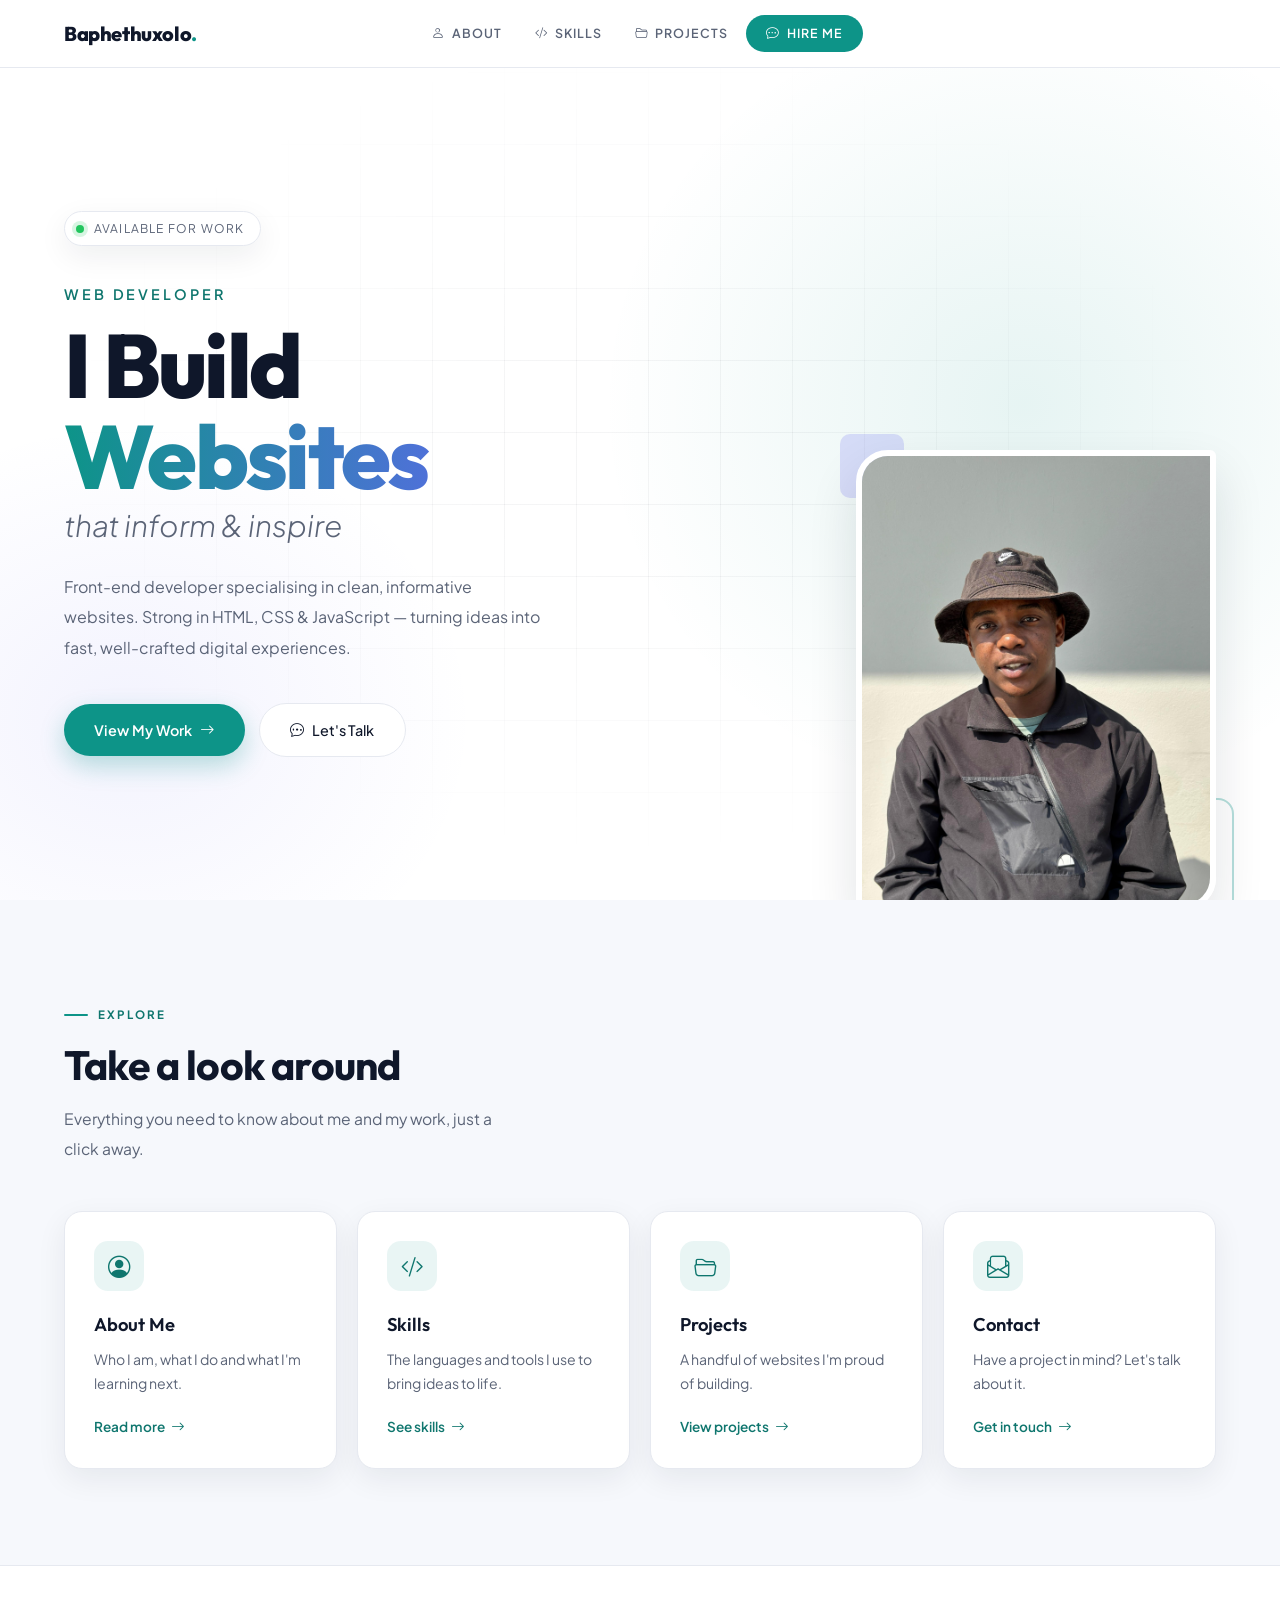
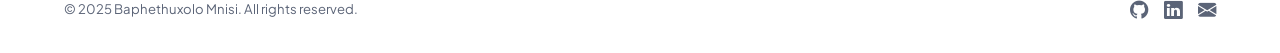
<file: index.html>
<!DOCTYPE html>
<html lang="en">
<head>
<meta charset="UTF-8">
<meta name="viewport" content="width=device-width, initial-scale=1.0">
<title>Baphethuxolo Mnisi — Web Developer</title>
<link href="https://fonts.googleapis.com/css2?family=Plus+Jakarta+Sans:ital,wght@0,300;0,400;0,500;0,600;0,700;0,800;1,300;1,400&family=Outfit:wght@400;500;600;700;800&display=swap" rel="stylesheet">
<link rel="stylesheet" href="https://cdn.jsdelivr.net/npm/bootstrap-icons@1.11.3/font/bootstrap-icons.min.css">
<link rel="stylesheet" href="style.css">
</head>
<body>
<nav>
  <a href="index.html" class="nav-logo">Baphethuxolo<span>.</span></a>
  <ul class="nav-links" id="navLinks">
    <li><a href="about.html"><i class="bi bi-person"></i>About</a></li>
    <li><a href="skills.html"><i class="bi bi-code-slash"></i>Skills</a></li>
    <li><a href="projects.html"><i class="bi bi-folder2-open"></i>Projects</a></li>
    <li><a href="contact.html" class="nav-cta"><i class="bi bi-chat-dots"></i>Hire Me</a></li>
  </ul>
  <button class="hamburger" id="hamburger" aria-label="Toggle menu" aria-expanded="false">
    <span></span><span></span><span></span>
  </button>
</nav>
<div class="mobile-overlay" id="mobileOverlay"></div>

<section class="hero" id="home">
  <div class="hero-bg"></div>
  <div class="hero-grid"></div>
  <div class="hero-content">
    <div class="hero-tag"><span class="hero-tag-dot"></span>Available for work</div>
    <p class="hero-eyebrow">Web Developer</p>
    <h1 class="hero-title">
      <span class="hero-title-plain">I Build</span>
      <span class="hero-title-accent">Websites</span>
      <span class="hero-title-sub">that inform &amp; inspire</span>
    </h1>
    <p class="hero-desc">Front-end developer specialising in clean, informative websites. Strong in HTML, CSS &amp; JavaScript — turning ideas into fast, well-crafted digital experiences.</p>
    <div class="hero-actions">
      <a href="projects.html" class="btn-primary">View My Work <i class="bi bi-arrow-right"></i></a>
      <a href="contact.html" class="btn-outline"><i class="bi bi-chat-dots"></i> Let's Talk</a>
    </div>
  </div>
  <div class="hero-image">
    <div class="hero-img-deco-b"></div>
    <img src="main_image.jpeg" class="hero-avatar" alt="Baphethuxolo Mnisi">
    <div class="hero-img-deco-a"></div>
  </div>
</section>

<section class="alt">
  <div class="container">
    <div class="reveal">
      <div class="section-label">Explore</div>
      <h2 class="section-title">Take a look around</h2>
      <p class="section-sub">Everything you need to know about me and my work, just a click away.</p>
    </div>
    <div class="quick-grid">
      <a href="about.html" class="quick-card reveal"><div class="icon-box"><i class="bi bi-person-circle"></i></div><h3>About Me</h3><p>Who I am, what I do and what I'm learning next.</p><span class="go">Read more <i class="bi bi-arrow-right"></i></span></a>
      <a href="skills.html" class="quick-card reveal"><div class="icon-box"><i class="bi bi-code-slash"></i></div><h3>Skills</h3><p>The languages and tools I use to bring ideas to life.</p><span class="go">See skills <i class="bi bi-arrow-right"></i></span></a>
      <a href="projects.html" class="quick-card reveal"><div class="icon-box"><i class="bi bi-folder2-open"></i></div><h3>Projects</h3><p>A handful of websites I'm proud of building.</p><span class="go">View projects <i class="bi bi-arrow-right"></i></span></a>
      <a href="contact.html" class="quick-card reveal"><div class="icon-box"><i class="bi bi-envelope-paper"></i></div><h3>Contact</h3><p>Have a project in mind? Let's talk about it.</p><span class="go">Get in touch <i class="bi bi-arrow-right"></i></span></a>
    </div>
  </div>
</section>
<footer>
  <span>© 2025 Baphethuxolo Mnisi. All rights reserved.</span>
  <div class="footer-social">
    <a href="https://github.com/BaphethuxoloMnisi" aria-label="GitHub"><i class="bi bi-github"></i></a>
    <a href="https://www.linkedin.com/in/baphethuxolo-mnisi-564631293/" aria-label="LinkedIn"><i class="bi bi-linkedin"></i></a>
    <a href="mailto:asiziphangam@icloud.com" aria-label="Email"><i class="bi bi-envelope-fill"></i></a>
  </div>
</footer>
<script src="script.js"></script>
</body>
</html>
</file>
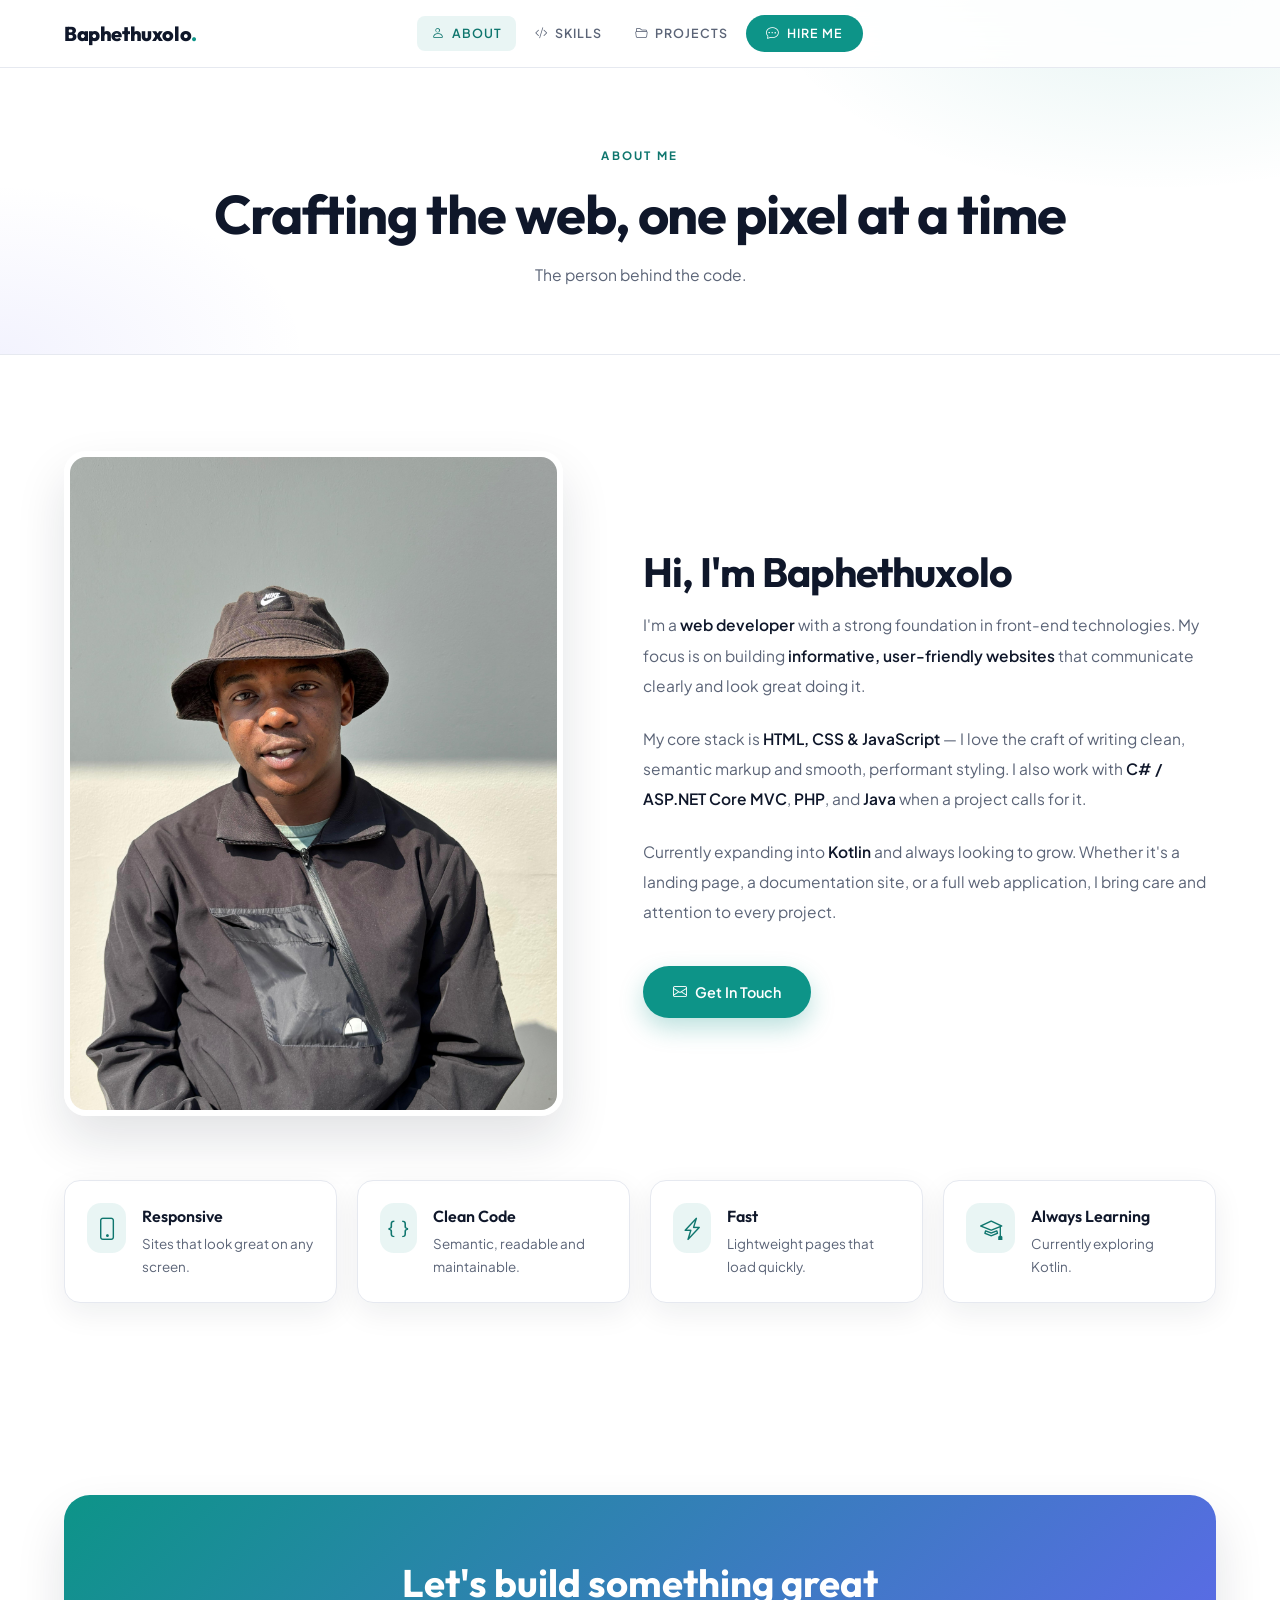
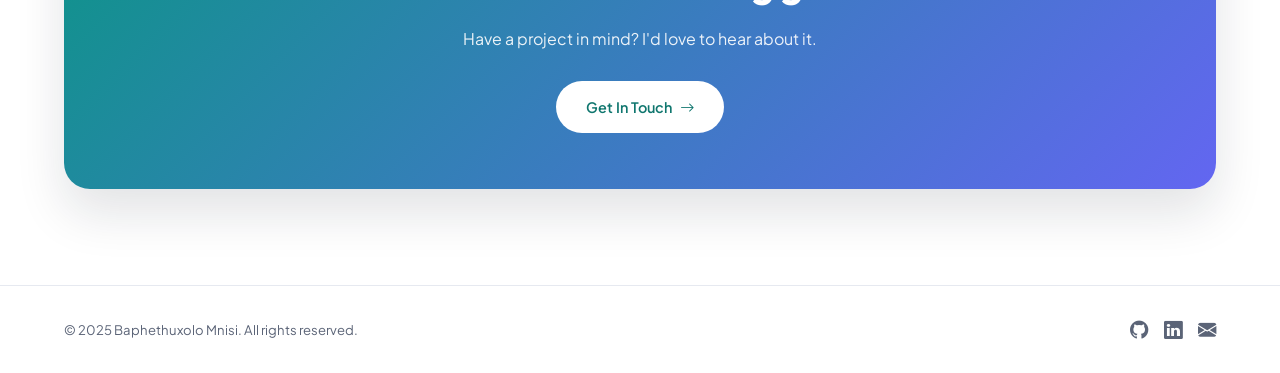
<file: about.html>
<!DOCTYPE html>
<html lang="en">
<head>
<meta charset="UTF-8">
<meta name="viewport" content="width=device-width, initial-scale=1.0">
<title>About — Baphethuxolo Mnisi</title>
<link href="https://fonts.googleapis.com/css2?family=Plus+Jakarta+Sans:ital,wght@0,300;0,400;0,500;0,600;0,700;0,800;1,300;1,400&family=Outfit:wght@400;500;600;700;800&display=swap" rel="stylesheet">
<link rel="stylesheet" href="https://cdn.jsdelivr.net/npm/bootstrap-icons@1.11.3/font/bootstrap-icons.min.css">
<link rel="stylesheet" href="style.css">
</head>
<body>
<nav>
  <a href="index.html" class="nav-logo">Baphethuxolo<span>.</span></a>
  <ul class="nav-links" id="navLinks">
    <li><a href="about.html" class="active"><i class="bi bi-person"></i>About</a></li>
    <li><a href="skills.html"><i class="bi bi-code-slash"></i>Skills</a></li>
    <li><a href="projects.html"><i class="bi bi-folder2-open"></i>Projects</a></li>
    <li><a href="contact.html" class="nav-cta"><i class="bi bi-chat-dots"></i>Hire Me</a></li>
  </ul>
  <button class="hamburger" id="hamburger" aria-label="Toggle menu" aria-expanded="false">
    <span></span><span></span><span></span>
  </button>
</nav>
<div class="mobile-overlay" id="mobileOverlay"></div>
<header class="page-header">
  <div class="section-label">About Me</div>
  <h1 class="section-title">Crafting the web, one pixel at a time</h1>
  <p class="section-sub">The person behind the code.</p>
</header>

<section>
  <div class="about-inner">
    <div class="about-photo reveal">
      <img src="main_image.jpeg" class="about-img" alt="Baphethuxolo Mnisi">
    </div>
    <div class="about-text reveal">
      <h2 class="section-title">Hi, I'm Baphethuxolo</h2>
      <p>I'm a <strong>web developer</strong> with a strong foundation in front-end technologies. My focus is on building <strong>informative, user-friendly websites</strong> that communicate clearly and look great doing it.</p>
      <p>My core stack is <strong>HTML, CSS &amp; JavaScript</strong> — I love the craft of writing clean, semantic markup and smooth, performant styling. I also work with <strong>C# / ASP.NET Core MVC</strong>, <strong>PHP</strong>, and <strong>Java</strong> when a project calls for it.</p>
      <p>Currently expanding into <strong>Kotlin</strong> and always looking to grow. Whether it's a landing page, a documentation site, or a full web application, I bring care and attention to every project.</p>
      <a href="contact.html" class="btn-primary" style="margin-top:1rem;"><i class="bi bi-envelope"></i> Get In Touch</a>
    </div>
  </div>
  <div class="container">
    <div class="highlights">
      <div class="highlight reveal"><div class="icon-box"><i class="bi bi-phone"></i></div><div><h4>Responsive</h4><p>Sites that look great on any screen.</p></div></div>
      <div class="highlight reveal"><div class="icon-box"><i class="bi bi-braces"></i></div><div><h4>Clean Code</h4><p>Semantic, readable and maintainable.</p></div></div>
      <div class="highlight reveal"><div class="icon-box"><i class="bi bi-lightning-charge"></i></div><div><h4>Fast</h4><p>Lightweight pages that load quickly.</p></div></div>
      <div class="highlight reveal"><div class="icon-box"><i class="bi bi-mortarboard"></i></div><div><h4>Always Learning</h4><p>Currently exploring Kotlin.</p></div></div>
    </div>
  </div>
</section>
<section>
  <div class="container reveal">
    <div class="cta-band">
      <h2>Let's build something great</h2>
      <p>Have a project in mind? I'd love to hear about it.</p>
      <a href="contact.html" class="btn-primary">Get In Touch <i class="bi bi-arrow-right"></i></a>
    </div>
  </div>
</section>
<footer>
  <span>© 2025 Baphethuxolo Mnisi. All rights reserved.</span>
  <div class="footer-social">
    <a href="https://github.com/BaphethuxoloMnisi" aria-label="GitHub"><i class="bi bi-github"></i></a>
    <a href="https://www.linkedin.com/in/baphethuxolo-mnisi-564631293/" aria-label="LinkedIn"><i class="bi bi-linkedin"></i></a>
    <a href="mailto:asiziphangam@icloud.com" aria-label="Email"><i class="bi bi-envelope-fill"></i></a>
  </div>
</footer>
<script src="script.js"></script>
</body>
</html>
</file>
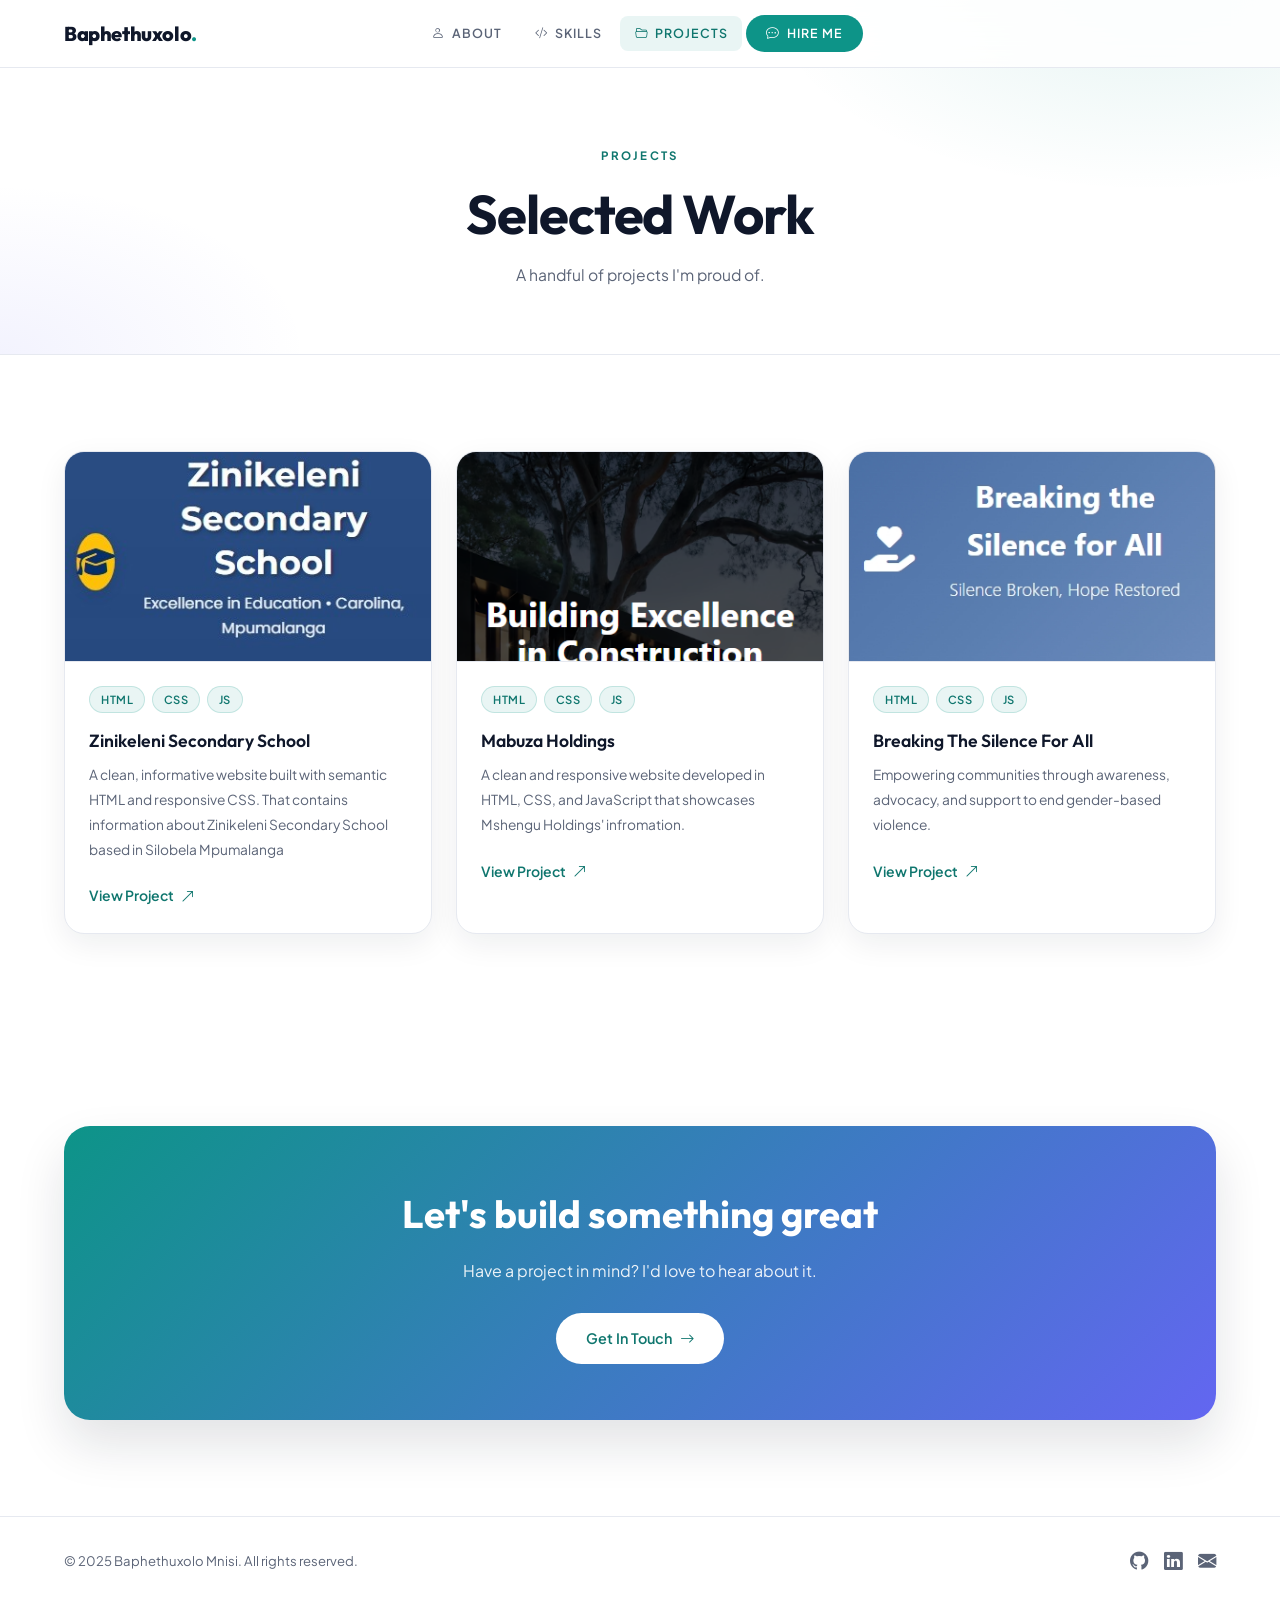
<file: contact.html>
<!DOCTYPE html>
<html lang="en">
<head>
<meta charset="UTF-8">
<meta name="viewport" content="width=device-width, initial-scale=1.0">
<title>Projects — Baphethuxolo Mnisi</title>
<link href="https://fonts.googleapis.com/css2?family=Plus+Jakarta+Sans:ital,wght@0,300;0,400;0,500;0,600;0,700;0,800;1,300;1,400&family=Outfit:wght@400;500;600;700;800&display=swap" rel="stylesheet">
<link rel="stylesheet" href="https://cdn.jsdelivr.net/npm/bootstrap-icons@1.11.3/font/bootstrap-icons.min.css">
<link rel="stylesheet" href="style.css">
</head>
<body>
<nav>
  <a href="index.html" class="nav-logo">Baphethuxolo<span>.</span></a>
  <ul class="nav-links" id="navLinks">
    <li><a href="about.html"><i class="bi bi-person"></i>About</a></li>
    <li><a href="skills.html"><i class="bi bi-code-slash"></i>Skills</a></li>
    <li><a href="projects.html" class="active"><i class="bi bi-folder2-open"></i>Projects</a></li>
    <li><a href="contact.html" class="nav-cta"><i class="bi bi-chat-dots"></i>Hire Me</a></li>
  </ul>
  <button class="hamburger" id="hamburger" aria-label="Toggle menu" aria-expanded="false">
    <span></span><span></span><span></span>
  </button>
</nav>
<div class="mobile-overlay" id="mobileOverlay"></div>
<header class="page-header">
  <div class="section-label">Projects</div>
  <h1 class="section-title">Selected Work</h1>
  <p class="section-sub">A handful of projects I'm proud of.</p>
</header>

<section>
  <div class="container">
    <div class="projects-grid">
      <div class="project-card reveal">
        <div class="project-thumb"><img src="zinikelenisecondary.jpeg" class="project-img" alt="Zinikeleni Secondary School"></div>
        <div class="project-body">
          <div class="project-tags"><span class="tag">HTML</span><span class="tag">CSS</span><span class="tag">JS</span></div>
          <div class="project-name">Zinikeleni Secondary School</div>
          <div class="project-desc">A clean, informative website built with semantic HTML and responsive CSS. That contains information about Zinikeleni Secondary School based in Silobela Mpumalanga</div>
          <a href="https://zinikelenisecondaryschool.netlify.app" class="project-link" target="_blank" rel="noopener">View Project <i class="bi bi-arrow-up-right"></i></a>
        </div>
      </div>
      <div class="project-card reveal">
        <div class="project-thumb"><img src="mshenguholdings.png" class="project-img" alt="Mabuza Holdings"></div>
        <div class="project-body">
          <div class="project-tags"><span class="tag">HTML</span><span class="tag">CSS</span><span class="tag">JS</span></div>
          <div class="project-name">Mabuza Holdings</div>
          <div class="project-desc">A clean and responsive website developed in HTML, CSS, and JavaScript that showcases Mshengu Holdings' infromation.</div>
          <a href="https://mabuzaholdings.netlify.app/" class="project-link" target="_blank" rel="noopener">View Project <i class="bi bi-arrow-up-right"></i></a>
        </div>
      </div>
      <div class="project-card reveal">
        <div class="project-thumb"><img src="breakingthesilenceforall.png" class="project-img" alt="Breaking The Silence For All"></div>
        <div class="project-body">
          <div class="project-tags"><span class="tag">HTML</span><span class="tag">CSS</span><span class="tag">JS</span></div>
          <div class="project-name">Breaking The Silence For All</div>
          <div class="project-desc">Empowering communities through awareness, advocacy, and support to end gender-based violence.</div>
          <a href="https://breakingthesilenceforall.netlify.app/" class="project-link" target="_blank" rel="noopener">View Project <i class="bi bi-arrow-up-right"></i></a>
        </div>
      </div>
    </div>
  </div>
</section>
<section>
  <div class="container reveal">
    <div class="cta-band">
      <h2>Let's build something great</h2>
      <p>Have a project in mind? I'd love to hear about it.</p>
      <a href="contact.html" class="btn-primary">Get In Touch <i class="bi bi-arrow-right"></i></a>
    </div>
  </div>
</section>
<footer>
  <span>© 2025 Baphethuxolo Mnisi. All rights reserved.</span>
  <div class="footer-social">
    <a href="https://github.com/BaphethuxoloMnisi" aria-label="GitHub"><i class="bi bi-github"></i></a>
    <a href="https://www.linkedin.com/in/baphethuxolo-mnisi-564631293/" aria-label="LinkedIn"><i class="bi bi-linkedin"></i></a>
    <a href="mailto:asiziphangam@icloud.com" aria-label="Email"><i class="bi bi-envelope-fill"></i></a>
  </div>
</footer>
<script src="script.js"></script>
</body>
</html>
</file>
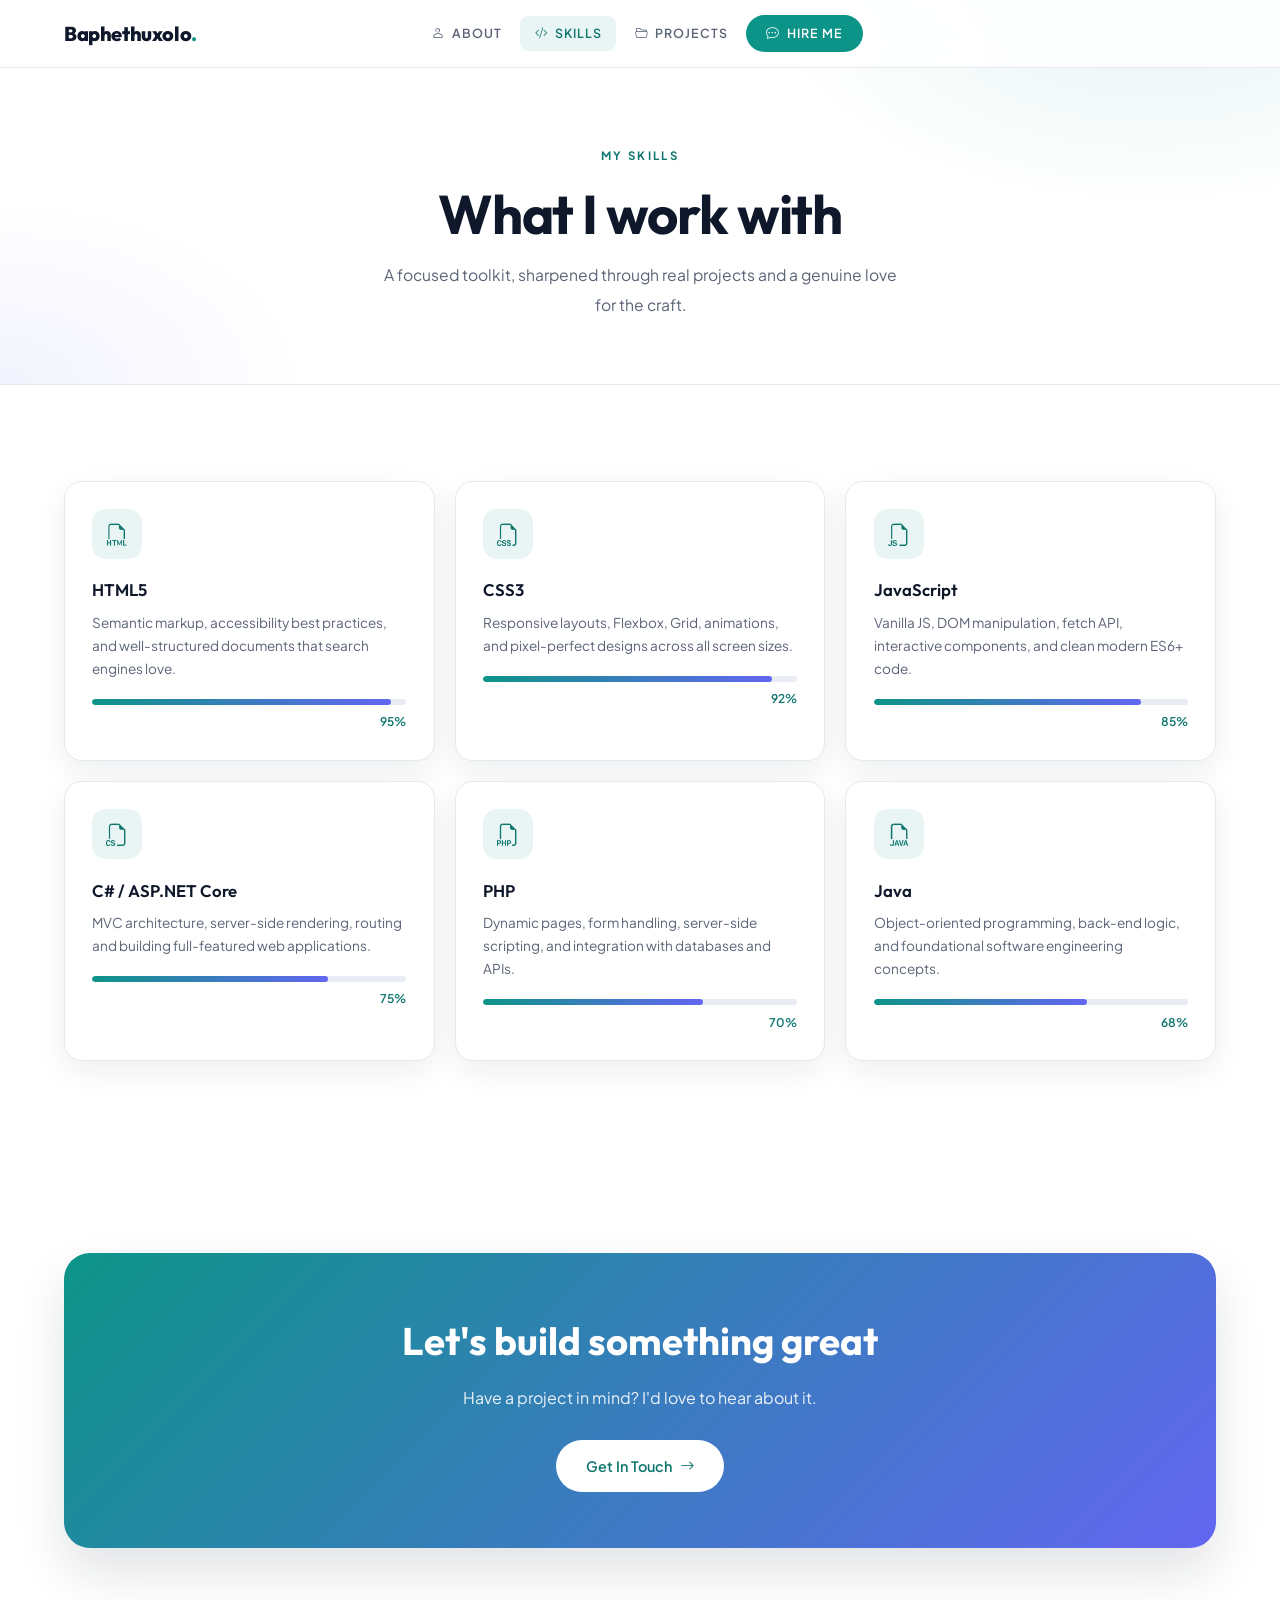
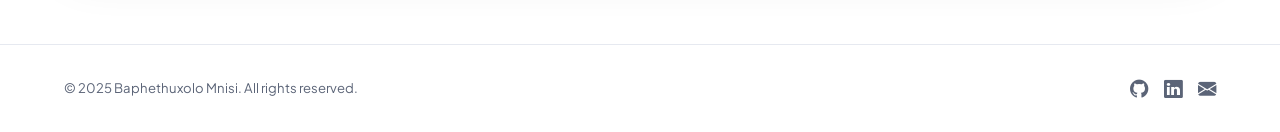
<file: skills.html>
<!DOCTYPE html>
<html lang="en">
<head>
<meta charset="UTF-8">
<meta name="viewport" content="width=device-width, initial-scale=1.0">
<title>Skills — Baphethuxolo Mnisi</title>
<link href="https://fonts.googleapis.com/css2?family=Plus+Jakarta+Sans:ital,wght@0,300;0,400;0,500;0,600;0,700;0,800;1,300;1,400&family=Outfit:wght@400;500;600;700;800&display=swap" rel="stylesheet">
<link rel="stylesheet" href="https://cdn.jsdelivr.net/npm/bootstrap-icons@1.11.3/font/bootstrap-icons.min.css">
<link rel="stylesheet" href="style.css">
</head>
<body>
<nav>
  <a href="index.html" class="nav-logo">Baphethuxolo<span>.</span></a>
  <ul class="nav-links" id="navLinks">
    <li><a href="about.html"><i class="bi bi-person"></i>About</a></li>
    <li><a href="skills.html" class="active"><i class="bi bi-code-slash"></i>Skills</a></li>
    <li><a href="projects.html"><i class="bi bi-folder2-open"></i>Projects</a></li>
    <li><a href="contact.html" class="nav-cta"><i class="bi bi-chat-dots"></i>Hire Me</a></li>
  </ul>
  <button class="hamburger" id="hamburger" aria-label="Toggle menu" aria-expanded="false">
    <span></span><span></span><span></span>
  </button>
</nav>
<div class="mobile-overlay" id="mobileOverlay"></div>
<header class="page-header">
  <div class="section-label">My Skills</div>
  <h1 class="section-title">What I work with</h1>
  <p class="section-sub">A focused toolkit, sharpened through real projects and a genuine love for the craft.</p>
</header>

<section>
  <div class="container">
    <div class="skills-grid">
      <div class="skill-card reveal">
        <div class="icon-box"><i class="bi bi-filetype-html"></i></div>
        <div class="skill-name">HTML5</div>
        <div class="skill-desc">Semantic markup, accessibility best practices, and well-structured documents that search engines love.</div>
        <div class="skill-bar-wrap"><div class="skill-bar" data-width="95" style="width:0%"></div></div>
        <div class="skill-level">95%</div>
      </div>
      <div class="skill-card reveal">
        <div class="icon-box"><i class="bi bi-filetype-css"></i></div>
        <div class="skill-name">CSS3</div>
        <div class="skill-desc">Responsive layouts, Flexbox, Grid, animations, and pixel-perfect designs across all screen sizes.</div>
        <div class="skill-bar-wrap"><div class="skill-bar" data-width="92" style="width:0%"></div></div>
        <div class="skill-level">92%</div>
      </div>
      <div class="skill-card reveal">
        <div class="icon-box"><i class="bi bi-filetype-js"></i></div>
        <div class="skill-name">JavaScript</div>
        <div class="skill-desc">Vanilla JS, DOM manipulation, fetch API, interactive components, and clean modern ES6+ code.</div>
        <div class="skill-bar-wrap"><div class="skill-bar" data-width="85" style="width:0%"></div></div>
        <div class="skill-level">85%</div>
      </div>
      <div class="skill-card reveal">
        <div class="icon-box"><i class="bi bi-filetype-cs"></i></div>
        <div class="skill-name">C# / ASP.NET Core</div>
        <div class="skill-desc">MVC architecture, server-side rendering, routing and building full-featured web applications.</div>
        <div class="skill-bar-wrap"><div class="skill-bar" data-width="75" style="width:0%"></div></div>
        <div class="skill-level">75%</div>
      </div>
      <div class="skill-card reveal">
        <div class="icon-box"><i class="bi bi-filetype-php"></i></div>
        <div class="skill-name">PHP</div>
        <div class="skill-desc">Dynamic pages, form handling, server-side scripting, and integration with databases and APIs.</div>
        <div class="skill-bar-wrap"><div class="skill-bar" data-width="70" style="width:0%"></div></div>
        <div class="skill-level">70%</div>
      </div>
      <div class="skill-card reveal">
        <div class="icon-box"><i class="bi bi-filetype-java"></i></div>
        <div class="skill-name">Java</div>
        <div class="skill-desc">Object-oriented programming, back-end logic, and foundational software engineering concepts.</div>
        <div class="skill-bar-wrap"><div class="skill-bar" data-width="68" style="width:0%"></div></div>
        <div class="skill-level">68%</div>
      </div>
    </div>
  </div>
</section>
<section>
  <div class="container reveal">
    <div class="cta-band">
      <h2>Let's build something great</h2>
      <p>Have a project in mind? I'd love to hear about it.</p>
      <a href="contact.html" class="btn-primary">Get In Touch <i class="bi bi-arrow-right"></i></a>
    </div>
  </div>
</section>
<footer>
  <span>© 2025 Baphethuxolo Mnisi. All rights reserved.</span>
  <div class="footer-social">
    <a href="https://github.com/BaphethuxoloMnisi" aria-label="GitHub"><i class="bi bi-github"></i></a>
    <a href="https://www.linkedin.com/in/baphethuxolo-mnisi-564631293/" aria-label="LinkedIn"><i class="bi bi-linkedin"></i></a>
    <a href="mailto:asiziphangam@icloud.com" aria-label="Email"><i class="bi bi-envelope-fill"></i></a>
  </div>
</footer>
<script src="script.js"></script>
</body>
</html>
</file>
<file: style.css>
*, *::before, *::after { margin: 0; padding: 0; box-sizing: border-box; }

:root {
  --bg: #ffffff;
  --surface: #f6f8fc;
  --card: #ffffff;
  --border: #e6e9f0;
  --border-hover: rgba(13,148,136,0.45);
  --accent: #0d9488;
  --accent-dark: #0f766e;
  --accent-soft: rgba(13,148,136,0.09);
  --accent2: #6366f1;
  --text: #0f172a;
  --muted: #5b6477;
  --shadow: 0 10px 30px rgba(15,23,42,0.07);
  --shadow-lg: 0 24px 50px rgba(15,23,42,0.12);
  --font-head: 'Outfit', sans-serif;
  --font-body: 'Plus Jakarta Sans', sans-serif;
}

html { scroll-behavior: smooth; }

body {
  background: var(--bg);
  color: var(--text);
  font-family: var(--font-body);
  font-size: 16px;
  line-height: 1.7;
  overflow-x: hidden;
  -webkit-font-smoothing: antialiased;
  -moz-osx-font-smoothing: grayscale;
}

/* ─── NAV ─────────────────────────────── */
nav {
  position: fixed; top: 0; left: 0; right: 0; z-index: 200;
  padding: 0 4rem;
  height: 68px;
  display: grid; grid-template-columns: 1fr auto 1fr; align-items: center;
  background: rgba(255,255,255,0.85);
  backdrop-filter: blur(20px);
  -webkit-backdrop-filter: blur(20px);
  border-bottom: 1px solid var(--border);
}
.nav-logo {
  font-family: var(--font-head);
  font-size: 1.25rem; font-weight: 800;
  letter-spacing: -0.02em;
  color: var(--text);
  text-decoration: none;
}
.nav-logo span { color: var(--accent); }

.nav-logo { grid-column: 1; justify-self: start; }
.nav-links { grid-column: 2; justify-self: center; display: flex; align-items: center; gap: 0.25rem; list-style: none; }
.nav-links a {
  display: flex; align-items: center; gap: 0.45rem;
  padding: 0.45rem 0.9rem;
  text-decoration: none; color: var(--muted);
  font-size: 0.78rem; font-weight: 600;
  letter-spacing: 0.08em; text-transform: uppercase;
  border-radius: 8px;
  transition: color 0.2s, background 0.2s;
}
.nav-links a:hover { color: var(--text); background: var(--surface); }
.nav-links a.active { color: var(--accent-dark); background: var(--accent-soft); }
.nav-links a.nav-cta {
  padding: 0.5rem 1.25rem;
  background: var(--accent);
  color: #fff;
  border-radius: 100px;
  font-weight: 600;
}
.nav-links a.nav-cta:hover { background: var(--accent-dark); color: #fff; }

/* ─── HAMBURGER ───────────────────────── */
.hamburger {
  display: none;
  flex-direction: column; justify-content: center; align-items: center; gap: 5px;
  width: 42px; height: 42px;
  background: var(--accent-soft);
  border: 1px solid rgba(13,148,136,0.25);
  border-radius: 10px;
  cursor: pointer; z-index: 210; flex-shrink: 0;
  transition: background 0.25s, border-color 0.25s;
}
.hamburger:hover { background: rgba(13,148,136,0.16); border-color: var(--accent); }
.hamburger span {
  display: block; width: 20px; height: 2px;
  background: var(--accent); border-radius: 2px;
  transition: transform 0.35s cubic-bezier(0.23,1,0.32,1), opacity 0.2s, width 0.25s;
  transform-origin: center;
}
.hamburger.open span:nth-child(1) { transform: translateY(7px) rotate(45deg); }
.hamburger.open span:nth-child(2) { opacity: 0; width: 0; }
.hamburger.open span:nth-child(3) { transform: translateY(-7px) rotate(-45deg); }

.mobile-overlay {
  display: none; position: fixed; inset: 0;
  background: rgba(15,23,42,0.45); backdrop-filter: blur(4px);
  z-index: 190; opacity: 0; transition: opacity 0.3s;
}
.mobile-overlay.active { opacity: 1; }

/* ─── HERO (home) ─────────────────────── */
.hero {
  min-height: 100vh;
  display: flex; align-items: center;
  padding: 68px 4rem 0;
  position: relative; overflow: hidden;
  background: #fff;
}
.hero-bg {
  position: absolute; inset: 0;
  background:
    radial-gradient(ellipse 55% 75% at 80% 45%, rgba(13,148,136,0.10) 0%, transparent 60%),
    radial-gradient(ellipse 45% 55% at 10% 80%, rgba(99,102,241,0.08) 0%, transparent 60%);
}
.hero-grid {
  position: absolute; inset: 0;
  background-image:
    linear-gradient(rgba(15,23,42,0.045) 1px, transparent 1px),
    linear-gradient(90deg, rgba(15,23,42,0.045) 1px, transparent 1px);
  background-size: 72px 72px;
  -webkit-mask-image: radial-gradient(ellipse 65% 65% at 50% 50%, black 20%, transparent 70%);
  mask-image: radial-gradient(ellipse 65% 65% at 50% 50%, black 20%, transparent 70%);
}
.hero-content { position: relative; z-index: 1; max-width: 660px; }

.hero-tag {
  display: inline-flex; align-items: center; gap: 0.6rem;
  padding: 0.4rem 1rem 0.4rem 0.7rem;
  background: #fff;
  border: 1px solid var(--border);
  box-shadow: var(--shadow);
  border-radius: 100px;
  font-size: 0.75rem; color: var(--muted);
  letter-spacing: 0.1em; text-transform: uppercase;
  margin-bottom: 2.25rem;
  opacity: 0; animation: fadeUp 0.7s 0.05s ease forwards;
}
.hero-tag-dot {
  width: 8px; height: 8px;
  background: #22c55e; border-radius: 50%;
  box-shadow: 0 0 0 4px rgba(34,197,94,0.18);
  animation: pulse 2s infinite;
}
@keyframes pulse {
  0%, 100% { opacity: 1; transform: scale(1); }
  50% { opacity: 0.6; transform: scale(0.85); }
}
.hero-eyebrow {
  font-size: clamp(0.8rem, 1.4vw, 0.9rem);
  font-weight: 600; letter-spacing: 0.2em; text-transform: uppercase;
  color: var(--accent-dark);
  margin-bottom: 0.75rem;
  opacity: 0; animation: fadeUp 0.7s 0.12s ease forwards;
}
.hero-title {
  font-family: var(--font-head);
  font-size: clamp(3.2rem, 7vw, 5.8rem);
  font-weight: 800; line-height: 1.02; letter-spacing: -0.03em;
  margin-bottom: 2rem;
  opacity: 0; animation: fadeUp 0.7s 0.18s ease forwards;
}
.hero-title-plain { color: var(--text); display: block; }
.hero-title-accent {
  display: block;
  background: linear-gradient(90deg, var(--accent), var(--accent2));
  -webkit-background-clip: text; background-clip: text;
  -webkit-text-fill-color: transparent; color: transparent;
}
.hero-title-sub {
  display: block;
  font-size: clamp(1.2rem, 2.4vw, 1.85rem);
  font-weight: 300; font-family: var(--font-body); font-style: italic;
  color: var(--muted); letter-spacing: 0; margin-top: 0.5rem;
}
.hero-desc {
  font-size: 1rem; color: var(--muted); max-width: 480px;
  margin-bottom: 2.5rem; line-height: 1.9;
  opacity: 0; animation: fadeUp 0.7s 0.26s ease forwards;
}
.hero-actions {
  display: flex; gap: 0.875rem; flex-wrap: wrap; align-items: center;
  opacity: 0; animation: fadeUp 0.7s 0.33s ease forwards;
}

.btn-primary {
  padding: 0.85rem 1.9rem;
  background: var(--accent); color: #fff;
  border: none; border-radius: 100px;
  font-family: var(--font-body); font-size: 0.9rem; font-weight: 600;
  cursor: pointer; transition: all 0.3s;
  text-decoration: none; display: inline-flex; align-items: center; gap: 0.5rem;
  box-shadow: 0 10px 24px rgba(13,148,136,0.28);
}
.btn-primary:hover { background: var(--accent-dark); color: #fff; transform: translateY(-2px); box-shadow: 0 16px 32px rgba(13,148,136,0.32); }
.btn-outline {
  padding: 0.85rem 1.9rem;
  background: #fff; color: var(--text);
  border: 1px solid var(--border); border-radius: 100px;
  font-family: var(--font-body); font-size: 0.9rem; font-weight: 500;
  cursor: pointer; transition: all 0.3s;
  text-decoration: none; display: inline-flex; align-items: center; gap: 0.5rem;
}
.btn-outline:hover { border-color: var(--accent); color: var(--accent-dark); transform: translateY(-2px); }

.hero-image {
  position: absolute; right: 4rem; top: 50%; transform: translateY(-50%);
  opacity: 0; animation: fadeUp 0.7s 0.38s ease forwards;
}
.hero-avatar {
  width: 360px; height: 460px;
  border-radius: 32px 6px 32px 6px;
  object-fit: cover; object-position: center top;
  display: block;
  border: 6px solid #fff;
  box-shadow: var(--shadow-lg);
}
.hero-img-deco-a {
  position: absolute; bottom: -18px; right: -18px;
  width: 130px; height: 130px;
  border: 2px solid rgba(13,148,136,0.3);
  border-radius: 16px; z-index: -1;
}
.hero-img-deco-b {
  position: absolute; top: -16px; left: -16px;
  width: 64px; height: 64px;
  background: var(--accent2); border-radius: 10px;
  opacity: 0.2; z-index: -1;
}

/* ─── PAGE HEADER (inner pages) ───────── */
.page-header {
  padding: calc(68px + 4.5rem) 4rem 4rem;
  background:
    radial-gradient(ellipse 50% 90% at 90% 0%, rgba(13,148,136,0.10) 0%, transparent 60%),
    radial-gradient(ellipse 40% 80% at 0% 100%, rgba(99,102,241,0.08) 0%, transparent 60%),
    #fff;
  border-bottom: 1px solid var(--border);
  text-align: center;
}
.page-header .section-label { justify-content: center; }
.page-header .section-label::before { display: none; }
.page-header .section-title { font-size: clamp(2.2rem, 5vw, 3.4rem); margin-bottom: 0.9rem; }
.page-header .section-sub { margin: 0 auto; max-width: 520px; }

/* ─── SECTIONS ────────────────────────── */
section { padding: 6rem 4rem; }
.container { max-width: 1160px; margin: 0 auto; }
.alt { background: var(--surface); }

.section-label {
  display: inline-flex; align-items: center; gap: 0.6rem;
  font-size: 0.72rem; font-weight: 700; letter-spacing: 0.2em;
  text-transform: uppercase; color: var(--accent-dark);
  margin-bottom: 1.1rem;
}
.section-label::before { content: ''; width: 24px; height: 2px; background: var(--accent); border-radius: 2px; }

.section-title {
  font-family: var(--font-head);
  font-size: clamp(2rem, 3.2vw, 2.75rem);
  font-weight: 700; letter-spacing: -0.02em;
  line-height: 1.15; margin-bottom: 0.9rem;
}
.section-sub { color: var(--muted); font-size: 0.98rem; max-width: 460px; margin-bottom: 3rem; line-height: 1.9; }

/* ─── HOME QUICK LINKS ────────────────── */
.quick-grid { display: grid; grid-template-columns: repeat(auto-fit, minmax(240px, 1fr)); gap: 1.25rem; }
.quick-card {
  display: block; text-decoration: none; color: inherit;
  background: var(--card); border: 1px solid var(--border);
  border-radius: 18px; padding: 1.8rem;
  box-shadow: var(--shadow);
  transition: transform 0.3s, border-color 0.3s, box-shadow 0.3s;
}
.quick-card:hover { transform: translateY(-5px); border-color: var(--border-hover); box-shadow: var(--shadow-lg); color: inherit; }
.quick-card .icon-box { margin-bottom: 1.1rem; }
.quick-card h3 { font-family: var(--font-head); font-size: 1.15rem; font-weight: 600; margin-bottom: 0.4rem; }
.quick-card p { color: var(--muted); font-size: 0.88rem; line-height: 1.75; margin-bottom: 1rem; }
.quick-card .go { color: var(--accent-dark); font-size: 0.85rem; font-weight: 600; display: inline-flex; align-items: center; gap: 0.4rem; transition: gap 0.2s; }
.quick-card:hover .go { gap: 0.7rem; }

.icon-box {
  width: 50px; height: 50px;
  background: var(--accent-soft); color: var(--accent-dark);
  border-radius: 14px;
  display: flex; align-items: center; justify-content: center;
  font-size: 1.4rem;
}

/* ─── ABOUT ───────────────────────────── */
.about-inner {
  display: grid; grid-template-columns: 1fr 1.15fr; gap: 5rem; align-items: center;
  max-width: 1160px; margin: 0 auto;
}
.about-photo { position: relative; }
.about-img {
  width: 100%; aspect-ratio: 3/4;
  object-fit: cover; border-radius: 22px;
  display: block; border: 6px solid #fff; box-shadow: var(--shadow-lg);
}
.about-text p { color: var(--muted); margin-bottom: 1.4rem; line-height: 1.95; font-size: 0.97rem; }
.about-text p strong { color: var(--text); font-weight: 600; }

.highlights { display: grid; grid-template-columns: repeat(auto-fit, minmax(220px, 1fr)); gap: 1.25rem; margin-top: 4rem; }
.highlight {
  display: flex; gap: 1rem; align-items: flex-start;
  background: #fff; border: 1px solid var(--border); border-radius: 16px; padding: 1.4rem;
  box-shadow: var(--shadow);
}
.highlight h4 { font-family: var(--font-head); font-size: 1rem; font-weight: 600; margin-bottom: 0.2rem; }
.highlight p { color: var(--muted); font-size: 0.84rem; line-height: 1.7; margin: 0; }

/* ─── SKILLS ──────────────────────────── */
.skills-grid { display: grid; grid-template-columns: repeat(auto-fill, minmax(290px, 1fr)); gap: 1.25rem; }
.skill-card {
  background: var(--card); border: 1px solid var(--border);
  border-radius: 18px; padding: 1.7rem;
  box-shadow: var(--shadow);
  transition: border-color 0.25s, transform 0.25s, box-shadow 0.25s;
  position: relative; overflow: hidden;
}
.skill-card::after {
  content: ''; position: absolute; top: 0; left: 0; right: 0; height: 3px;
  background: linear-gradient(90deg, var(--accent), var(--accent2));
  opacity: 0; transition: opacity 0.25s;
}
.skill-card:hover { border-color: var(--border-hover); transform: translateY(-4px); box-shadow: var(--shadow-lg); }
.skill-card:hover::after { opacity: 1; }
.skill-card .icon-box { margin-bottom: 1.1rem; }
.skill-name { font-family: var(--font-head); font-weight: 600; font-size: 1.05rem; margin-bottom: 0.35rem; }
.skill-desc { color: var(--muted); font-size: 0.85rem; line-height: 1.7; margin-bottom: 1.2rem; }
.skill-bar-wrap { background: #e9edf3; border-radius: 100px; height: 6px; overflow: hidden; }
.skill-bar { height: 100%; border-radius: 100px; background: linear-gradient(90deg, var(--accent), var(--accent2)); transition: width 1.2s cubic-bezier(0.16,1,0.3,1); }
.skill-level { display: flex; justify-content: flex-end; font-size: 0.75rem; color: var(--accent-dark); margin-top: 0.45rem; font-weight: 600; }

/* ─── PROJECTS ────────────────────────── */
.projects-grid { display: grid; grid-template-columns: repeat(auto-fill, minmax(330px, 1fr)); gap: 1.5rem; }
.project-card {
  background: var(--card); border: 1px solid var(--border);
  border-radius: 20px; overflow: hidden;
  box-shadow: var(--shadow);
  transition: border-color 0.3s, transform 0.35s, box-shadow 0.35s;
}
.project-card:hover { transform: translateY(-6px); box-shadow: var(--shadow-lg); border-color: var(--border-hover); }
.project-thumb { overflow: hidden; height: 210px; background: var(--surface); border-bottom: 1px solid var(--border); }
.project-img { width: 100%; height: 100%; object-fit: cover; display: block; transition: transform 0.5s; }
.project-card:hover .project-img { transform: scale(1.05); }
.project-body { padding: 1.5rem; }
.project-tags { display: flex; gap: 0.4rem; flex-wrap: wrap; margin-bottom: 0.8rem; }
.tag {
  padding: 0.2rem 0.7rem;
  background: var(--accent-soft); border: 1px solid rgba(13,148,136,0.18);
  border-radius: 100px; font-size: 0.7rem; color: var(--accent-dark);
  font-weight: 600; letter-spacing: 0.04em;
}
.project-name { font-family: var(--font-head); font-weight: 600; font-size: 1.1rem; margin-bottom: 0.45rem; }
.project-desc { color: var(--muted); font-size: 0.86rem; line-height: 1.8; margin-bottom: 1.2rem; }
.project-link {
  display: inline-flex; align-items: center; gap: 0.45rem;
  color: var(--accent-dark); font-size: 0.875rem; font-weight: 600;
  text-decoration: none; transition: gap 0.2s;
}
.project-link:hover { gap: 0.7rem; color: var(--accent); }

/* ─── CONTACT ─────────────────────────── */
.contact-inner { max-width: 680px; margin: 0 auto; text-align: center; }
.contact-lead { color: var(--muted); font-size: 0.98rem; line-height: 1.85; }
.contact-email { margin-top: 2rem; font-size: 1.15rem; font-weight: 500; }
.contact-email a {
  color: var(--text); text-decoration: none;
  border-bottom: 2px solid rgba(13,148,136,0.3); padding-bottom: 2px;
  transition: color 0.25s, border-color 0.25s;
  word-break: break-word;
}
.contact-email a:hover { color: var(--accent-dark); border-color: var(--accent); }
.contact-links { display: flex; justify-content: center; gap: 0.875rem; flex-wrap: wrap; margin-top: 2.5rem; }
.contact-btn {
  display: inline-flex; align-items: center; gap: 0.65rem;
  padding: 0.85rem 1.6rem;
  background: #fff; border: 1px solid var(--border);
  border-radius: 12px; color: var(--text);
  text-decoration: none; font-size: 0.9rem; font-weight: 500;
  box-shadow: var(--shadow);
  transition: all 0.25s;
}
.contact-btn i { font-size: 1.1rem; }
.contact-btn:hover { border-color: var(--accent); color: var(--accent-dark); transform: translateY(-3px); box-shadow: var(--shadow-lg); }
.contact-btn.primary { background: var(--accent); color: #fff; border-color: var(--accent); }
.contact-btn.primary:hover { background: var(--accent-dark); color: #fff; }

/* ─── CTA BAND ────────────────────────── */
.cta-band {
  text-align: center;
  background: linear-gradient(135deg, var(--accent), var(--accent2));
  color: #fff; border-radius: 26px; padding: 3.5rem 2rem;
  box-shadow: var(--shadow-lg);
}
.cta-band h2 { font-family: var(--font-head); font-size: clamp(1.7rem, 3.5vw, 2.4rem); font-weight: 700; margin-bottom: 0.6rem; }
.cta-band p { opacity: 0.9; margin-bottom: 1.8rem; }
.cta-band .btn-primary { background: #fff; color: var(--accent-dark); box-shadow: none; }
.cta-band .btn-primary:hover { background: var(--surface); }

/* ─── FOOTER ──────────────────────────── */
footer {
  padding: 1.75rem 4rem;
  border-top: 1px solid var(--border);
  background: #fff;
  display: flex; justify-content: space-between; align-items: center;
  color: var(--muted); font-size: 0.82rem;
}
.footer-social { display: flex; gap: 1rem; }
.footer-social a { color: var(--muted); font-size: 1.15rem; transition: color 0.2s; }
.footer-social a:hover { color: var(--accent); }

/* ─── ANIMATIONS ──────────────────────── */
@keyframes fadeUp {
  from { opacity: 0; transform: translateY(24px); }
  to   { opacity: 1; transform: translateY(0); }
}
.reveal { opacity: 0; transform: translateY(30px); transition: opacity 0.75s cubic-bezier(0.16,1,0.3,1), transform 0.75s cubic-bezier(0.16,1,0.3,1); }
.reveal.visible { opacity: 1; transform: none; }

::-webkit-scrollbar { width: 6px; }
::-webkit-scrollbar-track { background: #fff; }
::-webkit-scrollbar-thumb { background: #cbd5e1; border-radius: 3px; }

/* ─── MOBILE ──────────────────────────── */
@media (max-width: 960px) {
  nav { padding: 0 1.5rem; display: flex; justify-content: space-between; }
  .hamburger { display: flex; }
  .nav-links {
    position: fixed; top: 0; right: -100%;
    width: min(300px, 78vw); height: 100vh;
    background: rgba(255,255,255,0.99);
    border-left: 1px solid var(--border);
    box-shadow: -20px 0 50px rgba(15,23,42,0.12);
    flex-direction: column; justify-content: center; align-items: flex-start;
    gap: 0; padding: 5rem 2rem 3rem; z-index: 199;
    transition: right 0.4s cubic-bezier(0.23,1,0.32,1);
  }
  .nav-links.open { right: 0; }
  .nav-links li { width: 100%; border-bottom: 1px solid var(--border); }
  .nav-links li:last-child { border-bottom: none; }
  .nav-links a {
    padding: 1.1rem 0; font-size: 1.05rem;
    letter-spacing: 0.04em; color: var(--muted); border-radius: 0;
    transition: color 0.2s, padding-left 0.2s; background: transparent;
  }
  .nav-links a:hover { color: var(--accent-dark); padding-left: 0.5rem; background: transparent; }
  .nav-links a.active { background: transparent; color: var(--accent-dark); }
  .nav-links a.nav-cta { background: transparent; color: var(--accent-dark); border-radius: 0; padding: 1.1rem 0; }
  .nav-links a.nav-cta:hover { background: transparent; color: var(--accent); }
  .mobile-overlay.active { display: block; }
  .hero { padding: 68px 1.5rem 0; }
  .hero-image { display: none; }
  .page-header { padding: calc(68px + 3rem) 1.5rem 3rem; }
  section { padding: 4.5rem 1.5rem; }
  .about-inner { grid-template-columns: 1fr; gap: 3rem; }
  footer { flex-direction: column; gap: 0.875rem; text-align: center; padding: 1.75rem 1.5rem; }
}
@media (max-width: 480px) {
  .hero-title { font-size: clamp(2.8rem, 11vw, 3.8rem); }
  .contact-links { flex-direction: column; align-items: stretch; }
  .contact-btn { justify-content: center; }
  .projects-grid { grid-template-columns: 1fr; }
}
</file>
